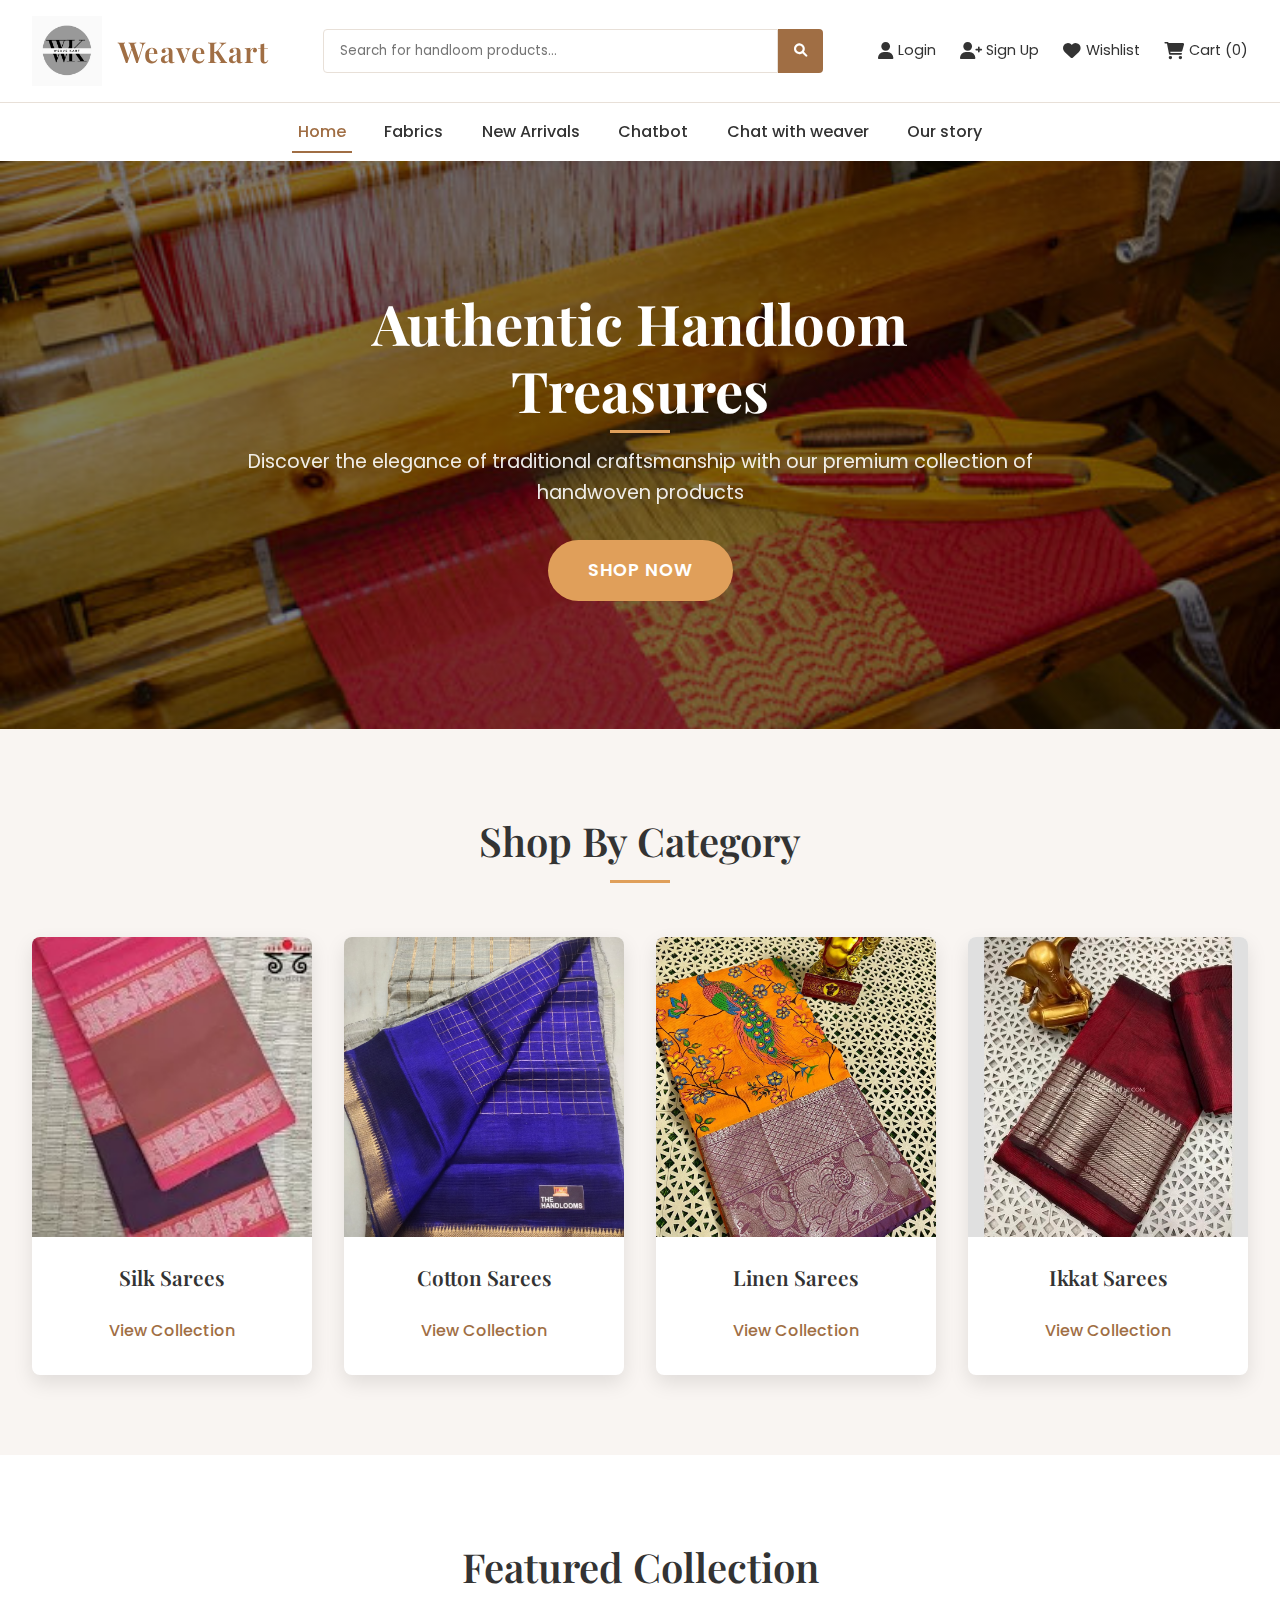
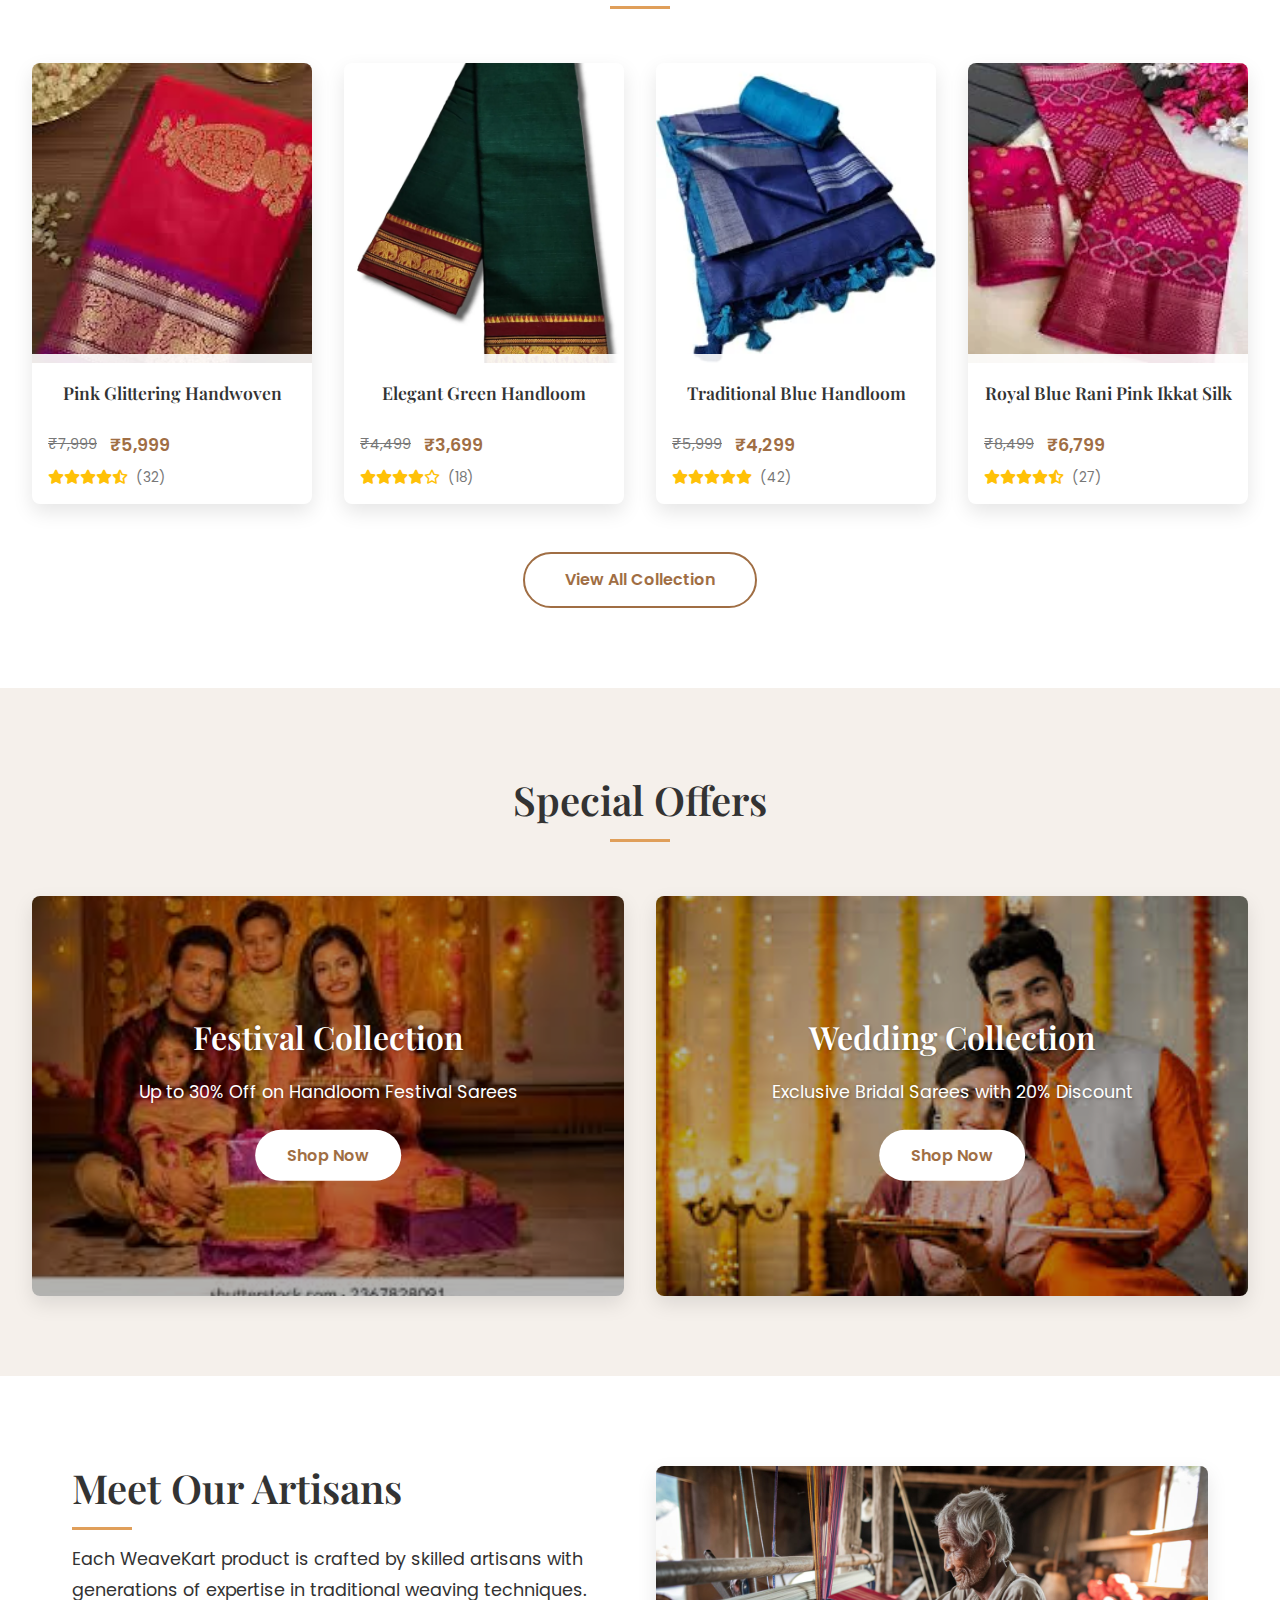
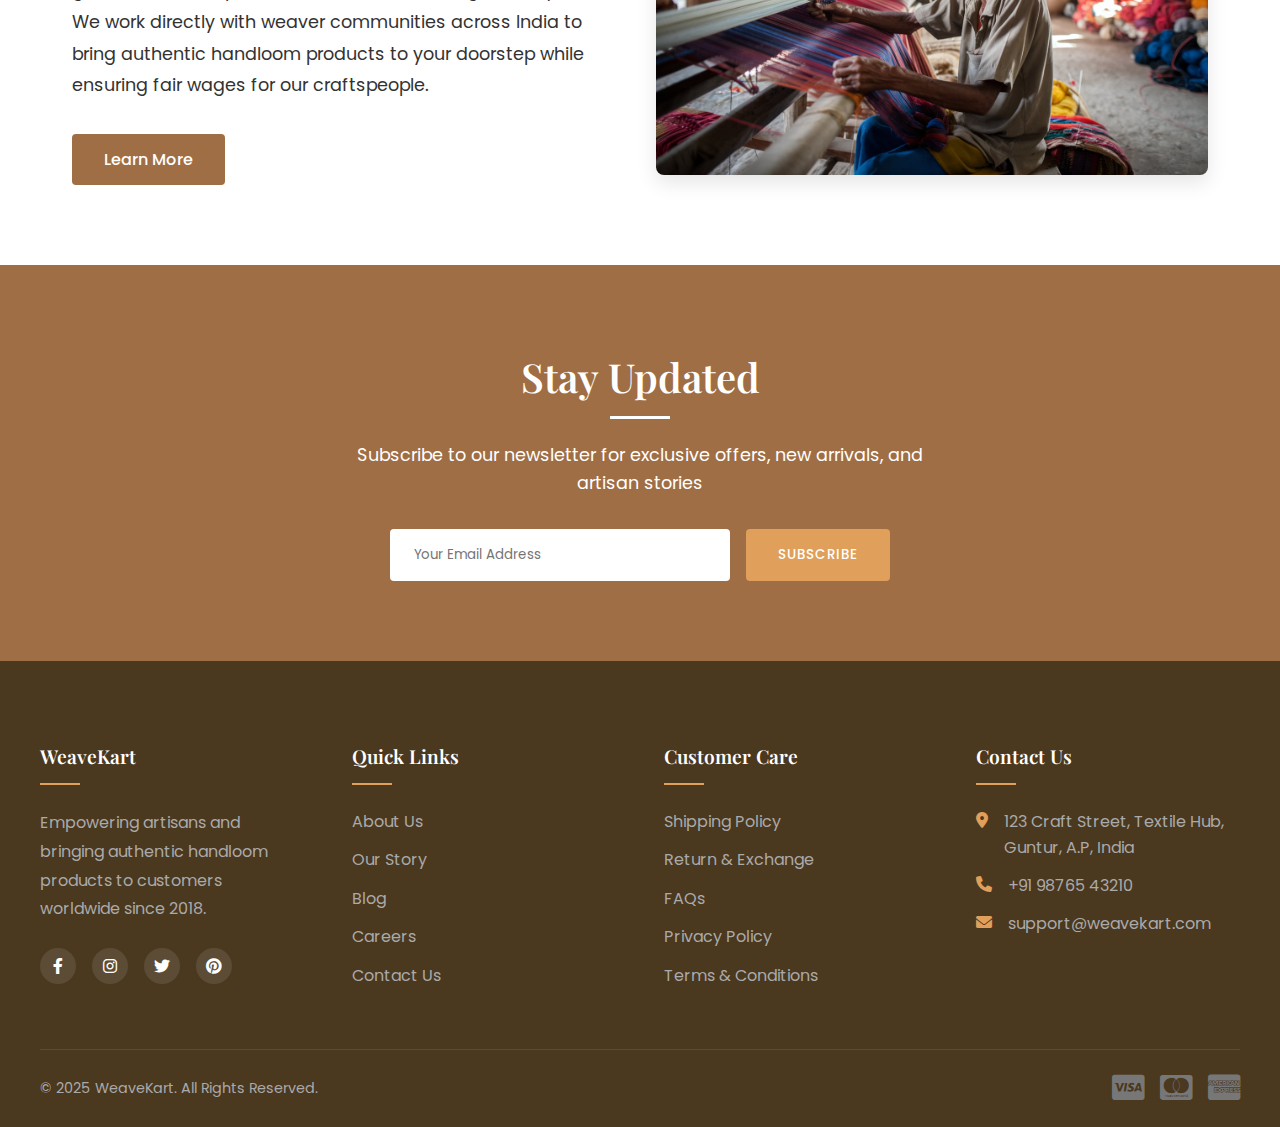
<file: index.html>
<!DOCTYPE html>
<html lang="en">
<head>
    <meta charset="UTF-8">
    <meta name="viewport" content="width=device-width, initial-scale=1.0">
    <link rel="stylesheet" href="assets/css/style.css">
    <title>WeaveKart - Handloom Products</title>
    <link rel="stylesheet" href="https://cdnjs.cloudflare.com/ajax/libs/font-awesome/6.0.0-beta3/css/all.min.css">
</head>
<body>
    <header>
        <div class="header-top">
            <div class="logo">
                <img src="assets/images/weavekart_logo.jpg" alt="WeaveKart Logo">
                <h1>WeaveKart</h1>
            </div>
            <div class="search-bar">
                <input type="text" placeholder="Search for handloom products...">
                <button><i class="fas fa-search"></i></button>
            </div>
            <div class="user-actions">
                <a href="login.html"><i class="fas fa-user"></i> Login</a>
                <a href="signup.html"><i class="fas fa-user-plus"></i> Sign Up</a>
                <a href="login.html"><i class="fas fa-heart"></i> Wishlist</a>
                <a href="login.html"><i class="fas fa-shopping-cart"></i> Cart (0)</a>
            </div>
        </div>
        <nav>
            <ul>
                <li><a href="index.html" class="active">Home</a></li>
                <li><a href="fabrics.html">Fabrics</a></li>
                <li><a href="new-arrivals.html">New Arrivals</a></li>
                <li><a href="chatbot.html">Chatbot</a></li>
                <li><a href="chat_with_weaver.html">Chat with weaver</a></li>
                <li><a href="ourstory.html">Our story</a></li>
            </ul>
        </nav>
    </header>

    <section class="hero">
        <div class="hero-content">
            <h2>Authentic Handloom Treasures</h2>
            <p>Discover the elegance of traditional craftsmanship with our premium collection of handwoven products</p>
            <a href="#featured" class="cta-button">Shop Now</a>
        </div>
    </section>

    <section class="categories">
        <h2>Shop By Category</h2>
        <div class="category-container">
            <div class="category">
                <img src="assets/images/silk-sarees.jpg" alt="Silk Sarees">
                <h3>Silk Sarees</h3>
                <a href="silk-sarees.html" class="category-link">View Collection</a>
            </div>
            <div class="category">
                <img src="assets/images/cotton-sarees.jpg" alt="Cotton Sarees">
                <h3>Cotton Sarees</h3>
                <a href="cotton-sarees.html" class="category-link">View Collection</a>
            </div>
            <div class="category">
                <img src="assets/images/linen-sarees.jpg" alt="Linen Sarees">
                <h3>Linen Sarees</h3>
                <a href="linen-sarees.html" class="category-link">View Collection</a>
            </div>
            <div class="category">
                <img src="assets/images/ikkat-sarees.jpg" alt="Ikkat Sarees">
                <h3>Ikkat Sarees</h3>
                <a href="ikkat-sarees.html" class="category-link">View Collection</a>
            </div>
        </div>
    </section>

    <section id="featured" class="featured-products">
        <h2>Featured Collection</h2>
        <div class="product-grid">
            <div class="product">
                <div class="product-image">
                    <img src="assets/images/pink-silk-saree.jpg" alt="Pink Silk Saree">
                    <div class="overlay">
                        <a href="login.html" class="quick-view">Quick View</a>
                        <a href="login.html" class="add-to-cart">Add to Cart</a>
                    </div>
                </div>
                <h3>Pink Glittering Handwoven Resham Silk Saree</h3>
                <div class="product-price">
                    <span class="original-price">₹7,999</span>
                    <span class="sale-price">₹5,999</span>
                </div>
                <div class="rating">
                    <i class="fas fa-star"></i>
                    <i class="fas fa-star"></i>
                    <i class="fas fa-star"></i>
                    <i class="fas fa-star"></i>
                    <i class="fas fa-star-half-alt"></i>
                    <span>(32)</span>
                </div>
            </div>
            <div class="product">
                <div class="product-image">
                    <img src="assets/images/green-cotton-saree.jpg" alt="Green Cotton Saree">
                    <div class="overlay">
                        <a href="login.html" class="quick-view">Quick View</a>
                        <a href="login.html" class="add-to-cart">Add to Cart</a>
                    </div>
                </div>
                <h3>Elegant Green Handloom Cotton Saree</h3>
                <div class="product-price">
                    <span class="original-price">₹4,499</span>
                    <span class="sale-price">₹3,699</span>
                </div>
                <div class="rating">
                    <i class="fas fa-star"></i>
                    <i class="fas fa-star"></i>
                    <i class="fas fa-star"></i>
                    <i class="fas fa-star"></i>
                    <i class="far fa-star"></i>
                    <span>(18)</span>
                </div>
            </div>
            <div class="product">
                <div class="product-image">
                    <img src="assets/images/blue-linen-saree.jpg" alt="Blue Linen Saree">
                    <div class="overlay">
                        <a href="login.html" class="quick-view">Quick View</a>
                        <a href="login.html" class="add-to-cart">Add to Cart</a>
                    </div>
                </div>
                <h3>Traditional Blue Handloom Linen Saree</h3>
                <div class="product-price">
                    <span class="original-price">₹5,999</span>
                    <span class="sale-price">₹4,299</span>
                </div>
                <div class="rating">
                    <i class="fas fa-star"></i>
                    <i class="fas fa-star"></i>
                    <i class="fas fa-star"></i>
                    <i class="fas fa-star"></i>
                    <i class="fas fa-star"></i>
                    <span>(42)</span>
                </div>
            </div>
            <div class="product">
                <div class="product-image">
                    <img src="assets/images/ikkat-sarees(1).jpg" alt="Ikkat Saree">
                    <div class="overlay">
                        <a href="login.html" class="quick-view">Quick View</a>
                        <a href="login.html" class="add-to-cart">Add to Cart</a>
                    </div>
                </div>
                <h3>Royal Blue Rani Pink Ikkat Silk Saree</h3>
                <div class="product-price">
                    <span class="original-price">₹8,499</span>
                    <span class="sale-price">₹6,799</span>
                </div>
                <div class="rating">
                    <i class="fas fa-star"></i>
                    <i class="fas fa-star"></i>
                    <i class="fas fa-star"></i>
                    <i class="fas fa-star"></i>
                    <i class="fas fa-star-half-alt"></i>
                    <span>(27)</span>
                </div>
            </div>
        </div>
        <div class="view-more">
            <a href="login.html" class="view-more-btn">View All Collection</a>
        </div>
    </section>

    <section class="special-offers">
        <h2>Special Offers</h2>
        <div class="offers-container">
            <div class="offer">
                <img src="assets/images/festival-collection.jpg" alt="Festival Collection">
                <div class="offer-content">
                    <h3>Festival Collection</h3>
                    <p>Up to 30% Off on Handloom Festival Sarees</p>
                    <a href="login.html" class="offer-btn">Shop Now</a>
                </div>
            </div>
            <div class="offer">
                <img src="assets/images/wedding-collection.jpg" alt="Wedding Collection">
                <div class="offer-content">
                    <h3>Wedding Collection</h3>
                    <p>Exclusive Bridal Sarees with 20% Discount</p>
                    <a href="login.html" class="offer-btn">Shop Now</a>
                </div>
            </div>
        </div>
    </section>

    <section class="artisan-story">
        <div class="artisan-content">
            <h2>Meet Our Artisans</h2>
            <p>Each WeaveKart product is crafted by skilled artisans with generations of expertise in traditional weaving techniques. We work directly with weaver communities across India to bring authentic handloom products to your doorstep while ensuring fair wages for our craftspeople.</p>
            <a href="ourstory.html" class="artisan-btn">Learn More</a>
        </div>
        <div class="artisan-image">
            <img src="assets/images/artisans.jpg" alt="Our Artisans">
        </div>
    </section>

    <!-- <section class="testimonials">
        <h2>What Our Customers Say</h2>
        <div class="testimonial-slider">
            <div class="testimonial">
                <div class="testimonial-image">
                    <img src="assets/images/customer1.jpg" alt="Customer 1">
                </div>
                <div class="testimonial-content">
                    <p>"The quality of WeaveKart sarees is exceptional. I've been a loyal customer for three years, and I'm always amazed by the craftsmanship and attention to detail."</p>
                    <h4>Priya Sharma</h4>
                    <div class="rating">
                        <i class="fas fa-star"></i>
                        <i class="fas fa-star"></i>
                        <i class="fas fa-star"></i>
                        <i class="fas fa-star"></i>
                        <i class="fas fa-star"></i>
                    </div>
                </div>
            </div>
            <div class="testimonial">
                <div class="testimonial-image">
                    <img src="assets/images/customer2.jpg" alt="Customer 2">
                </div>
                <div class="testimonial-content">
                    <p>"I purchased an Ikkat silk saree for my wedding and received countless compliments. The colors were vibrant and the fabric was luxurious. Highly recommended!"</p>
                    <h4>Ananya Patel</h4>
                    <div class="rating">
                        <i class="fas fa-star"></i>
                        <i class="fas fa-star"></i>
                        <i class="fas fa-star"></i>
                        <i class="fas fa-star"></i>
                        <i class="fas fa-star-half-alt"></i>
                    </div>
                </div>
            </div>
        </div>
        <div class="testimonial-dots">
            <span class="dot active"></span>
            <span class="dot"></span>
            <span class="dot"></span>
        </div>
    </section> -->

    <section class="subscribe">
        <div class="subscribe-content">
            <h2>Stay Updated</h2>
            <p>Subscribe to our newsletter for exclusive offers, new arrivals, and artisan stories</p>
            <form class="subscribe-form">
                <input type="email" placeholder="Your Email Address" required>
                <button type="submit">Subscribe</button>
            </form>
        </div>
    </section>

    <footer>
        <div class="footer-container">
            <div class="footer-column">
                <h3>WeaveKart</h3>
                <p>Empowering artisans and bringing authentic handloom products to customers worldwide since 2018.</p>
                <div class="social-icons">
                    <a href="#"><i class="fab fa-facebook-f"></i></a>
                    <a href="#"><i class="fab fa-instagram"></i></a>
                    <a href="#"><i class="fab fa-twitter"></i></a>
                    <a href="#"><i class="fab fa-pinterest"></i></a>
                </div>
            </div>
            <div class="footer-column">
                <h3>Quick Links</h3>
                <ul>
                    <li><a href="about.html">About Us</a></li>
                    <li><a href="our-story.html">Our Story</a></li>
                    <li><a href="blog.html">Blog</a></li>
                    <li><a href="careers.html">Careers</a></li>
                    <li><a href="contact.html">Contact Us</a></li>
                </ul>
            </div>
            <div class="footer-column">
                <h3>Customer Care</h3>
                <ul>
                    <li><a href="shipping.html">Shipping Policy</a></li>
                    <li><a href="returns.html">Return & Exchange</a></li>
                    <li><a href="faq.html">FAQs</a></li>
                    <li><a href="privacy.html">Privacy Policy</a></li>
                    <li><a href="terms.html">Terms & Conditions</a></li>
                </ul>
            </div>
            <div class="footer-column">
                <h3>Contact Us</h3>
                <ul class="contact-info">
                    <li><i class="fas fa-map-marker-alt"></i> 123 Craft Street, Textile Hub, Guntur, A.P, India</li>
                    <li><i class="fas fa-phone"></i> +91 98765 43210</li>
                    <li><i class="fas fa-envelope"></i> support@weavekart.com</li>
                </ul>
            </div>
        </div>
        <div class="footer-bottom">
            <p>&copy; 2025 WeaveKart. All Rights Reserved.</p>
            <div class="payment-icons">
                <i class="fab fa-cc-visa"></i>
                <i class="fab fa-cc-mastercard"></i>
                <i class="fab fa-cc-amex"></i>
            </div>
        </div>
        </footer>
</file>
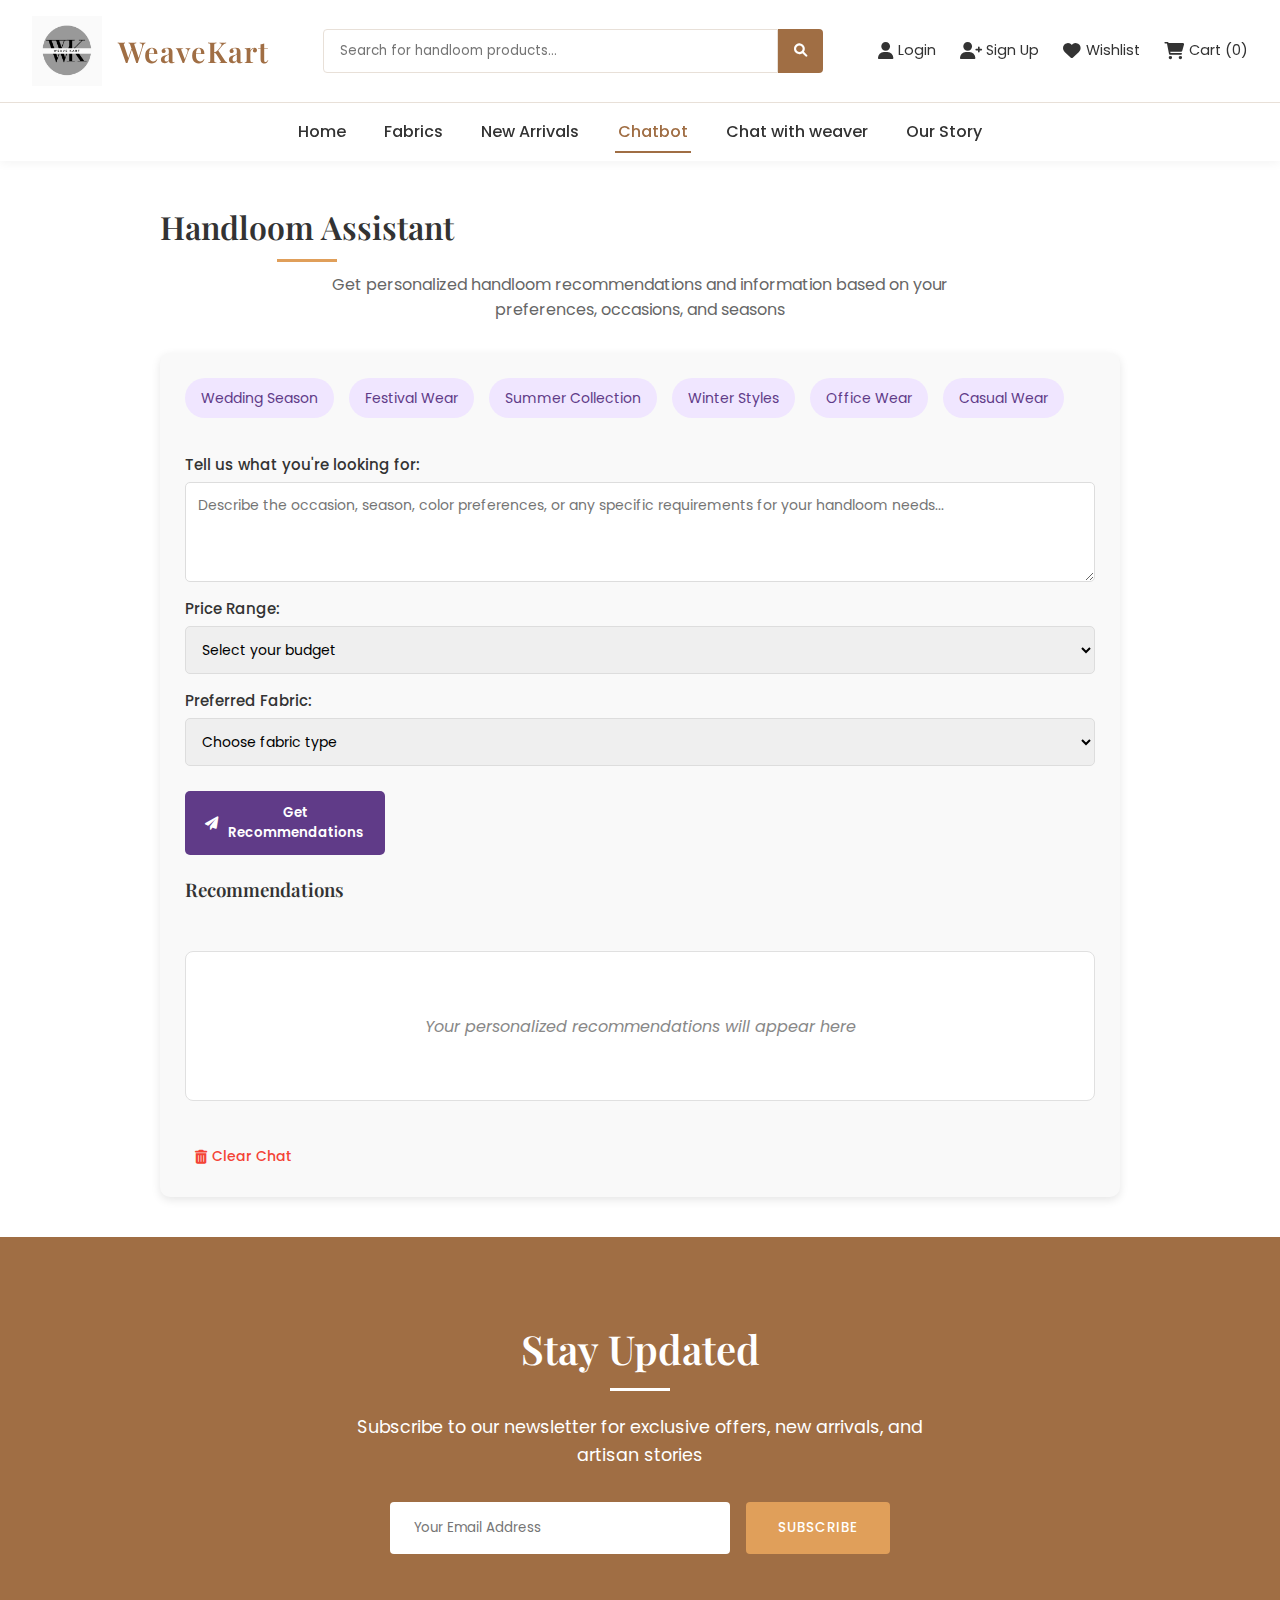
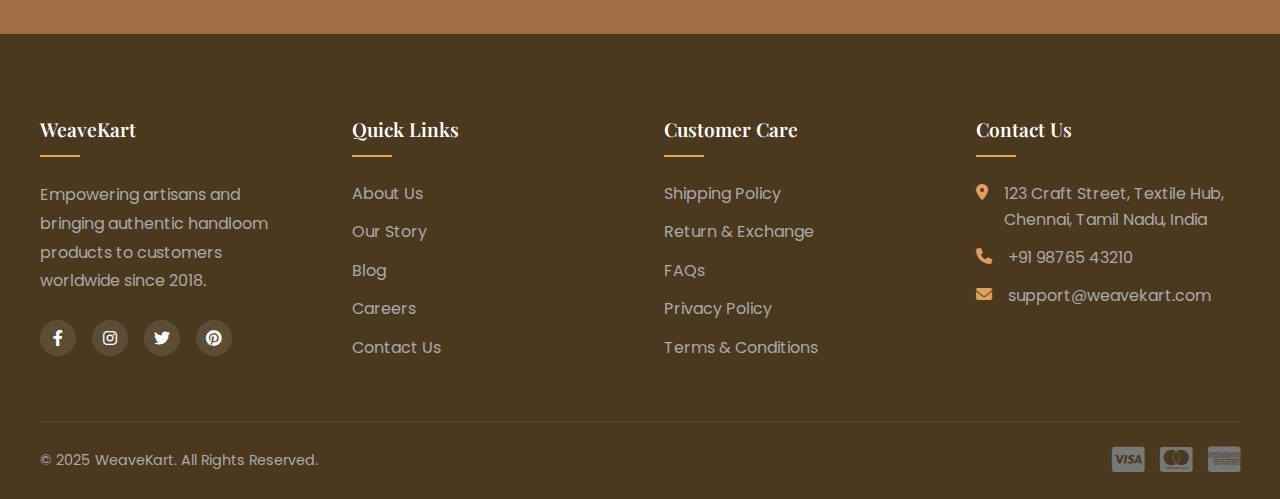
<file: chatbot.html>
<!DOCTYPE html>
<html lang="en">
<head>
    <meta charset="UTF-8">
    <meta name="viewport" content="width=device-width, initial-scale=1.0">
    <link rel="stylesheet" href="assets/css/style.css">
    <title>WeaveKart - Handloom Assistant</title>
    <link rel="stylesheet" href="https://cdnjs.cloudflare.com/ajax/libs/font-awesome/6.0.0-beta3/css/all.min.css">
    <style>
        .chatbot-container {
            max-width: 1000px;
            margin: 40px auto;
            padding: 0 20px;
        }
        
        .page-title {
            font-size: 32px;
            color: #333;
            text-align: center;
            margin-bottom: 20px;
        }

        .page-subtitle {
            font-size: 16px;
            color: #666;
            text-align: center;
            margin-bottom: 30px;
            max-width: 700px;
            margin-left: auto;
            margin-right: auto;
        }
        
        .chatbot-interface {
            display: flex;
            flex-direction: column;
            gap: 20px;
            background-color: #f9f9f9;
            border-radius: 10px;
            padding: 25px;
            box-shadow: 0 3px 10px rgba(0, 0, 0, 0.1);
        }
        
        .input-section {
            display: flex;
            flex-direction: column;
            gap: 15px;
        }
        
        .input-group {
            display: flex;
            flex-direction: column;
            gap: 5px;
        }
        
        .input-group label {
            font-weight: 500;
            color: #333;
            font-size: 15px;
        }
        
        .input-group textarea, 
        .input-group select {
            padding: 12px;
            border: 1px solid #ddd;
            border-radius: 5px;
            font-family: inherit;
            font-size: 14px;
            resize: vertical;
            min-height: 100px;
        }
        
        .input-group select {
            min-height: auto;
            cursor: pointer;
        }
        
        .submit-button {
            background-color: #603b88;
            color: white;
            border: none;
            padding: 12px 20px;
            border-radius: 5px;
            font-weight: 600;
            cursor: pointer;
            transition: all 0.3s ease;
            display: flex;
            align-items: center;
            justify-content: center;
            gap: 8px;
            width: 100%;
            max-width: 200px;
            margin-top: 10px;
        }
        
        .submit-button:hover {
            background-color: #4e2e70;
            transform: translateY(-2px);
        }
        
        .result-box {
            background-color: white;
            border: 1px solid #e0e0e0;
            border-radius: 8px;
            padding: 20px;
            margin-top: 10px;
            min-height: 150px;
            max-height: 350px;
            overflow-y: auto;
        }
        
        .result-box.empty {
            display: flex;
            align-items: center;
            justify-content: center;
            color: #888;
            font-style: italic;
        }
        
        .options-row {
            display: flex;
            flex-wrap: wrap;
            gap: 15px;
            margin-bottom: 15px;
        }
        
        .option-chip {
            background-color: #f0e6ff;
            color: #603b88;
            padding: 8px 15px;
            border-radius: 20px;
            font-size: 14px;
            cursor: pointer;
            transition: all 0.2s ease;
            border: 1px solid transparent;
        }
        
        .option-chip:hover, .option-chip.active {
            background-color: #603b88;
            color: white;
            border-color: #603b88;
        }
        
        .chat-message {
            display: flex;
            margin-bottom: 15px;
        }
        
        .chat-avatar {
            width: 40px;
            height: 40px;
            border-radius: 50%;
            margin-right: 15px;
            flex-shrink: 0;
        }
        
        .message-content {
            background-color: #f0f0f0;
            padding: 12px 15px;
            border-radius: 10px;
            max-width: 80%;
            line-height: 1.5;
        }
        
        .message-bot .message-content {
            background-color: #f0e6ff;
        }
        
        .message-user {
            flex-direction: row-reverse;
        }
        
        .message-user .chat-avatar {
            margin-right: 0;
            margin-left: 15px;
        }
        
        .message-user .message-content {
            background-color: #e0f7fa;
        }
        
        .chat-controls {
            display: flex;
            justify-content: space-between;
            align-items: center;
            margin-top: 20px;
        }
        
        .typing-indicator {
            color: #888;
            font-style: italic;
            font-size: 14px;
        }
        
        .clear-chat {
            color: #f44336;
            cursor: pointer;
            font-size: 14px;
            background: none;
            border: none;
            display: flex;
            align-items: center;
            gap: 5px;
            padding: 5px 10px;
            transition: all 0.2s ease;
            border-radius: 5px;
        }
        
        .clear-chat:hover {
            background-color: #ffebee;
        }
        
        @media (max-width: 768px) {
            .chatbot-interface {
                padding: 15px;
            }
            
            .options-row {
                margin-top: 10px;
            }
            
            .message-content {
                max-width: 90%;
            }
        }
    </style>
</head>
<body>
    <header>
        <div class="header-top">
            <div class="logo">
                <img src="assets/images/weavekart_logo.jpg" alt="WeaveKart Logo">
                <h1>WeaveKart</h1>
            </div>
            <div class="search-bar">
                <input type="text" placeholder="Search for handloom products...">
                <button><i class="fas fa-search"></i></button>
            </div>
            <div class="user-actions">
                <a href="login.html"><i class="fas fa-user"></i> Login</a>
                <a href="signup.html"><i class="fas fa-user-plus"></i> Sign Up</a>
                <a href="login.html"><i class="fas fa-heart"></i> Wishlist</a>
                <a href="login.html"><i class="fas fa-shopping-cart"></i> Cart (0)</a>
            </div>
        </div>
        <nav>
            <ul>
                <li><a href="index.html">Home</a></li>
                <li><a href="fabrics.html">Fabrics</a></li>
                <li><a href="new-arrivals.html">New Arrivals</a></li>
                <li><a href="chatbot.html" class="active">Chatbot</a></li>
                <li><a href="chat_with_weaver.html">Chat with weaver</a></li>
                <li><a href="ourstory.html">Our Story</a></li>
            </ul>
        </nav>
    </header>

    <div class="chatbot-container">
        <h2 class="page-title">Handloom Assistant</h2>
        <p class="page-subtitle">Get personalized handloom recommendations and information based on your preferences, occasions, and seasons</p>
        
        <div class="chatbot-interface">
            <div class="options-row">
                <div class="option-chip">Wedding Season</div>
                <div class="option-chip">Festival Wear</div>
                <div class="option-chip">Summer Collection</div>
                <div class="option-chip">Winter Styles</div>
                <div class="option-chip">Office Wear</div>
                <div class="option-chip">Casual Wear</div>
            </div>
            
            <div class="input-section">
                <div class="input-group">
                    <label for="query-input">Tell us what you're looking for:</label>
                    <textarea id="query-input" placeholder="Describe the occasion, season, color preferences, or any specific requirements for your handloom needs..."></textarea>
                </div>
                
                <div class="input-group">
                    <label for="price-range">Price Range:</label>
                    <select id="price-range">
                        <option value="">Select your budget</option>
                        <option value="budget">Budget (Under ₹3,000)</option>
                        <option value="mid-range">Mid-range (₹3,000 - ₹8,000)</option>
                        <option value="premium">Premium (₹8,000 - ₹15,000)</option>
                        <option value="luxury">Luxury (Above ₹15,000)</option>
                    </select>
                </div>
                
                <div class="input-group">
                    <label for="fabric-preference">Preferred Fabric:</label>
                    <select id="fabric-preference">
                        <option value="">Choose fabric type</option>
                        <option value="silk">Silk</option>
                        <option value="cotton">Cotton</option>
                        <option value="linen">Linen</option>
                        <option value="ikkat">Ikkat</option>
                        <option value="banarasi">Banarasi</option>
                        <option value="kanjeevaram">Kanjeevaram</option>
                        <option value="any">No Preference</option>
                    </select>
                </div>
                
                <button id="submit-query" class="submit-button">
                    <i class="fas fa-paper-plane"></i> Get Recommendations
                </button>
            </div>
            
            <h3>Recommendations</h3>
            <div id="result-container" class="result-box empty">
                Your personalized recommendations will appear here
            </div>
            
            <div class="chat-controls">
                <span class="typing-indicator" style="display: none;">Handloom Assistant is thinking...</span>
                <button class="clear-chat">
                    <i class="fas fa-trash-alt"></i> Clear Chat
                </button>
            </div>
        </div>
    </div>

    <section class="subscribe">
        <div class="subscribe-content">
            <h2>Stay Updated</h2>
            <p>Subscribe to our newsletter for exclusive offers, new arrivals, and artisan stories</p>
            <form class="subscribe-form">
                <input type="email" placeholder="Your Email Address" required>
                <button type="submit">Subscribe</button>
            </form>
        </div>
    </section>

    <footer>
        <div class="footer-container">
            <div class="footer-column">
                <h3>WeaveKart</h3>
                <p>Empowering artisans and bringing authentic handloom products to customers worldwide since 2018.</p>
                <div class="social-icons">
                    <a href="#"><i class="fab fa-facebook-f"></i></a>
                    <a href="#"><i class="fab fa-instagram"></i></a>
                    <a href="#"><i class="fab fa-twitter"></i></a>
                    <a href="#"><i class="fab fa-pinterest"></i></a>
                </div>
            </div>
            <div class="footer-column">
                <h3>Quick Links</h3>
                <ul>
                    <li><a href="about.html">About Us</a></li>
                    <li><a href="our-story.html">Our Story</a></li>
                    <li><a href="blog.html">Blog</a></li>
                    <li><a href="careers.html">Careers</a></li>
                    <li><a href="contact.html">Contact Us</a></li>
                </ul>
            </div>
            <div class="footer-column">
                <h3>Customer Care</h3>
                <ul>
                    <li><a href="shipping.html">Shipping Policy</a></li>
                    <li><a href="returns.html">Return & Exchange</a></li>
                    <li><a href="faq.html">FAQs</a></li>
                    <li><a href="privacy.html">Privacy Policy</a></li>
                    <li><a href="terms.html">Terms & Conditions</a></li>
                </ul>
            </div>
            <div class="footer-column">
                <h3>Contact Us</h3>
                <ul class="contact-info">
                    <li><i class="fas fa-map-marker-alt"></i> 123 Craft Street, Textile Hub, Chennai, Tamil Nadu, India</li>
                    <li><i class="fas fa-phone"></i> +91 98765 43210</li>
                    <li><i class="fas fa-envelope"></i> support@weavekart.com</li>
                </ul>
            </div>
        </div>
        <div class="footer-bottom">
            <p>&copy; 2025 WeaveKart. All Rights Reserved.</p>
            <div class="payment-icons">
                <i class="fab fa-cc-visa"></i>
                <i class="fab fa-cc-mastercard"></i>
                <i class="fab fa-cc-amex"></i>
            </div>
        </div>
    </footer>

    <script>
        document.addEventListener('DOMContentLoaded', function() {
            const optionChips = document.querySelectorAll('.option-chip');
            const queryInput = document.getElementById('query-input');
            const submitButton = document.getElementById('submit-query');
            const resultContainer = document.getElementById('result-container');
            const clearChatButton = document.querySelector('.clear-chat');
            const typingIndicator = document.querySelector('.typing-indicator');
            
            // Quick option chips functionality
            optionChips.forEach(chip => {
                chip.addEventListener('click', function() {
                    this.classList.toggle('active');
                    updateQueryInputFromChips();
                });
            });
            
            function updateQueryInputFromChips() {
                const activeChips = document.querySelectorAll('.option-chip.active');
                let chipTexts = Array.from(activeChips).map(chip => chip.textContent);
                
                if (chipTexts.length > 0) {
                    let currentText = queryInput.value.trim();
                    if (currentText) {
                        // Append to existing text if there's any
                        queryInput.value = currentText + "\n\nInterested in: " + chipTexts.join(', ');
                    } else {
                        // Set new text if empty
                        queryInput.value = "I'm looking for recommendations for " + chipTexts.join(', ');
                    }
                }
            }
            
            // Submit button functionality
            submitButton.addEventListener('click', function() {
                const queryText = queryInput.value.trim();
                const priceRange = document.getElementById('price-range').value;
                const fabricPreference = document.getElementById('fabric-preference').value;
                
                if (!queryText) {
                    alert('Please describe what you are looking for');
                    return;
                }
                
                // Show typing indicator
                typingIndicator.style.display = 'block';
                resultContainer.classList.remove('empty');
                
                // Simulate response delay
                setTimeout(() => {
                    generateResponse(queryText, priceRange, fabricPreference);
                    typingIndicator.style.display = 'none';
                }, 1500);
            });
            
            function generateResponse(query, priceRange, fabric) {
                // Clear "empty" message
                if (resultContainer.classList.contains('empty')) {
                    resultContainer.innerHTML = '';
                    resultContainer.classList.remove('empty');
                }
                
                // Add user message
                const userMessage = document.createElement('div');
                userMessage.className = 'chat-message message-user';
                userMessage.innerHTML = `
                    <div class="chat-avatar">
                        <img src="assets/images/user-avatar.jpg" alt="You">
                    </div>
                    <div class="message-content">
                        ${query}
                        ${priceRange ? '<br><strong>Price Range:</strong> ' + document.getElementById('price-range').options[document.getElementById('price-range').selectedIndex].text : ''}
                        ${fabric ? '<br><strong>Preferred Fabric:</strong> ' + document.getElementById('fabric-preference').options[document.getElementById('fabric-preference').selectedIndex].text : ''}
                    </div>
                `;
                resultContainer.appendChild(userMessage);
                
                // Add chatbot response
                const botMessage = document.createElement('div');
                botMessage.className = 'chat-message message-bot';
                
                // Generate custom response based on inputs
                let responseText = generateCustomResponse(query, priceRange, fabric);
                
                botMessage.innerHTML = `
                    <div class="chat-avatar">
                        <img src="assets/images/assistant-avatar.jpg" alt="Handloom Assistant">
                    </div>
                    <div class="message-content">
                        ${responseText}
                    </div>
                `;
                resultContainer.appendChild(botMessage);
                
                // Scroll to the bottom of results
                resultContainer.scrollTop = resultContainer.scrollHeight;
            }
            
            function generateCustomResponse(query, priceRange, fabric) {
                // This is a simplified response generation
                // In a real application, this would connect to a backend service
                
                let response = '';
                
                // Check for occasion-based keywords
                if (query.toLowerCase().includes('wedding') || query.toLowerCase().includes('bridal')) {
                    response = `<strong>Based on your wedding needs, I recommend:</strong><br><br>
                    1. <strong>Kanjeevaram Silk Saree</strong> - Our bridal collection features exquisite gold zari work perfect for wedding ceremonies.<br><br>
                    2. <strong>Banarasi Silk</strong> - Timeless elegance with intricate patterns that are ideal for special occasions.<br><br>
                    3. <strong>Traditional Red Resham Silk Saree</strong> - A classic bridal choice with modern aesthetics.`;
                }
                else if (query.toLowerCase().includes('festival') || query.toLowerCase().includes('diwali') || query.toLowerCase().includes('puja')) {
                    response = `<strong>For festival celebrations, these handloom options would be perfect:</strong><br><br>
                    1. <strong>Ikkat Cotton-Silk Blend</strong> - Comfortable yet festive with traditional patterns.<br><br>
                    2. <strong>Chanderi Silk Saree</strong> - Light weight with a subtle sheen, perfect for festival gatherings.<br><br>
                    3. <strong>Block Print Cotton Sarees</strong> - Vibrant colors that celebrate the festive spirit while ensuring comfort.`;
                }
                else if (query.toLowerCase().includes('summer') || query.toLowerCase().includes('hot')) {
                    response = `<strong>For the summer season, I suggest these breathable options:</strong><br><br>
                    1. <strong>Linen Sarees</strong> - Exceptionally breathable and perfect for hot weather.<br><br>
                    2. <strong>Cotton Handloom with Natural Dyes</strong> - Skin-friendly and keeps you cool throughout the day.<br><br>
                    3. <strong>Lightweight Mangalgiri Cotton</strong> - Known for its durability and comfort in summer months.`;
                }
                else if (query.toLowerCase().includes('winter') || query.toLowerCase().includes('cold')) {
                    response = `<strong>For winter wear, consider these warmer handloom options:</strong><br><br>
                    1. <strong>Wool-Silk Blend Sarees</strong> - Provides warmth while maintaining elegance.<br><br>
                    2. <strong>Tussar Silk with Embroidery</strong> - Slightly heavier texture perfect for winter occasions.<br><br>
                    3. <strong>Bhagalpuri Silk</strong> - Rich texture that's ideal for cooler weather conditions.`;
                }
                else if (query.toLowerCase().includes('office') || query.toLowerCase().includes('work') || query.toLowerCase().includes('professional')) {
                    response = `<strong>For office and professional settings, these handloom options are suitable:</strong><br><br>
                    1. <strong>Cotton-Linen Blend Sarees</strong> - Professional look with comfort for all-day wear.<br><br>
                    2. <strong>Subtle Pochampally Ikkat</strong> - Geometric patterns that look sophisticated for work environments.<br><br>
                    3. <strong>Maheshwari Cotton-Silk</strong> - Elegant without being overstated, perfect for corporate settings.`;
                }
                else {
                    response = `<strong>Based on your preferences, here are some recommendations:</strong><br><br>
                    1. <strong>Handwoven Cotton-Silk Blend</strong> - Versatile for various occasions with a perfect balance of comfort and elegance.<br><br>
                    2. <strong>Traditional Handloom with Contemporary Designs</strong> - Fusion styles that work for multiple settings.<br><br>
                    3. <strong>Lightweight Pochampally</strong> - Beautiful patterns that can be dressed up or down as needed.`;
                }
                
                // Add price-specific recommendations
                if (priceRange === 'budget') {
                    response += `<br><br><strong>Budget-Friendly Options:</strong><br>
                    • Check out our cotton handloom collection starting at ₹1,499<br>
                    • Special discount on last season's designs`;
                } else if (priceRange === 'luxury') {
                    response += `<br><br><strong>Luxury Collection:</strong><br>
                    • Our heritage collection features rare weaving techniques<br>
                    • Exclusive designer collaborations available by appointment`;
                }
                
                // Add fabric-specific note
                if (fabric && fabric !== 'any') {
                    response += `<br><br><strong>About ${fabric.charAt(0).toUpperCase() + fabric.slice(1)} Fabrics:</strong><br>
                    We source our ${fabric} directly from master weavers who specialize in traditional techniques. Each piece undergoes strict quality checks before reaching our store.`;
                }
                
                // Add closing and call to action
                response += `<br><br>Would you like to see specific products matching these recommendations? I can direct you to our collections page.`;
                
                return response;
            }
            
            // Clear chat functionality
            clearChatButton.addEventListener('click', function() {
                resultContainer.innerHTML = 'Your personalized recommendations will appear here';
                resultContainer.classList.add('empty');
                queryInput.value = '';
                document.getElementById('price-range').selectedIndex = 0;
                document.getElementById('fabric-preference').selectedIndex = 0;
                
                // Reset all active chips
                optionChips.forEach(chip => {
                    chip.classList.remove('active');
                });
            });
        });
    </script>
</body>
</html>
</file>
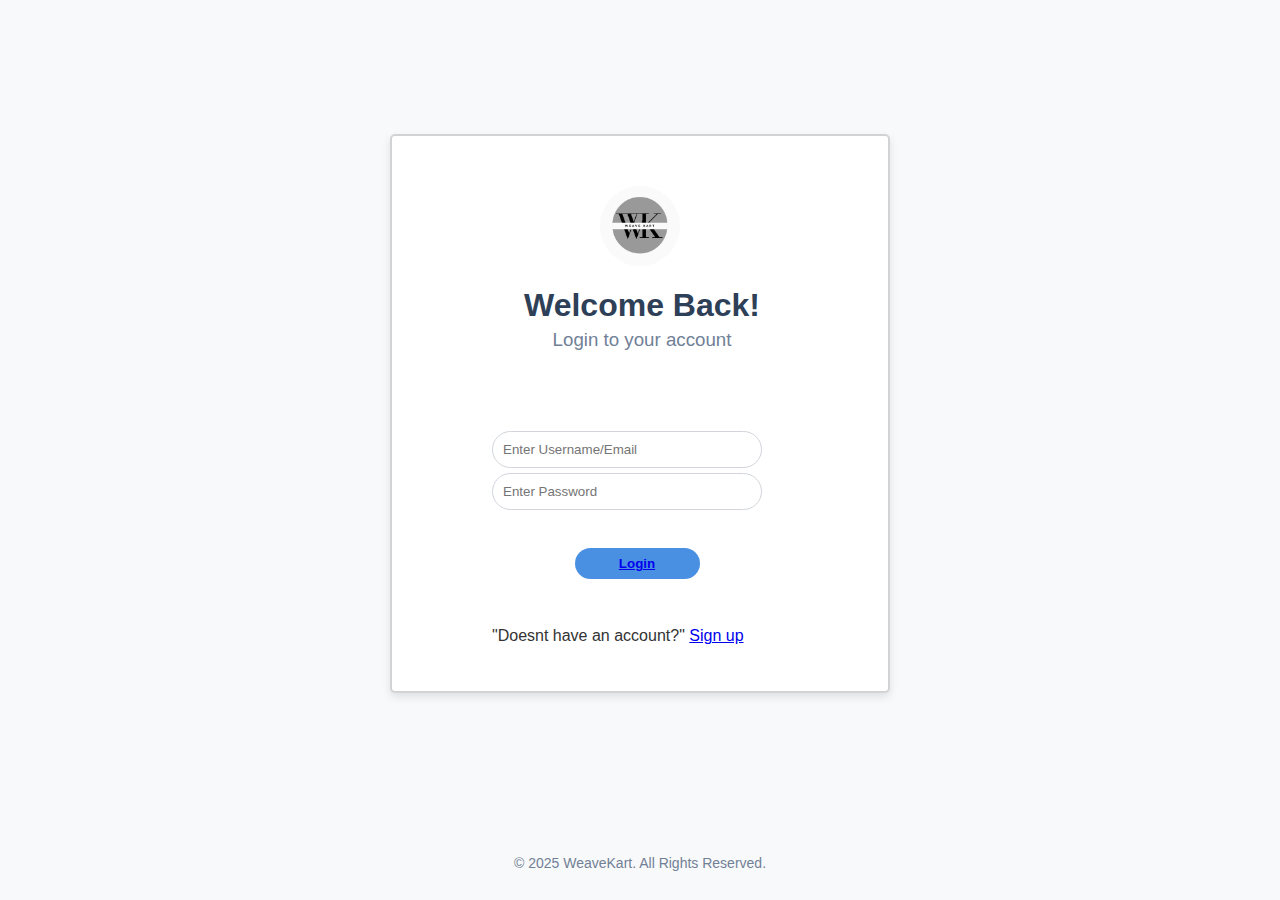
<file: login.html>
<!DOCTYPE html>
<html lang="en">
<head>
    <meta charset="UTF-8">
    <meta name="viewport" content="width=device-width, initial-scale=1.0">
    <link rel="stylesheet" href="assets\css\login.css">
    <title>Login</title>
</head>
<body>
    <div class="box">
        <div class="logo">
            <img src="assets\images\weavekart_logo.jpg" alt="logo" class="img-logo">
        </div>
        <div class="content">
    <h1>Welcome Back!</h1>
    <h3>Login to your account</h3>
        </div>
        <div class="form">
            <input type="text" placeholder="Enter Username/Email" class="input">
            <input type="password" placeholder="Enter Password" class="input" ><br>
            <div class="btn">
            <button ><a href="after_login/index.html">Login</a>
                
            </button>
        </div>
        <div class="signup">
            <p>"Doesnt have an account?"
                <a href="signup.html">Sign up</a>
            </p>

        </div>
        </div>
    </div>
    <div class="footer">
        <p>&copy; 2025 WeaveKart. All Rights Reserved.</p>
    </div>
</body>
</html>
</file>
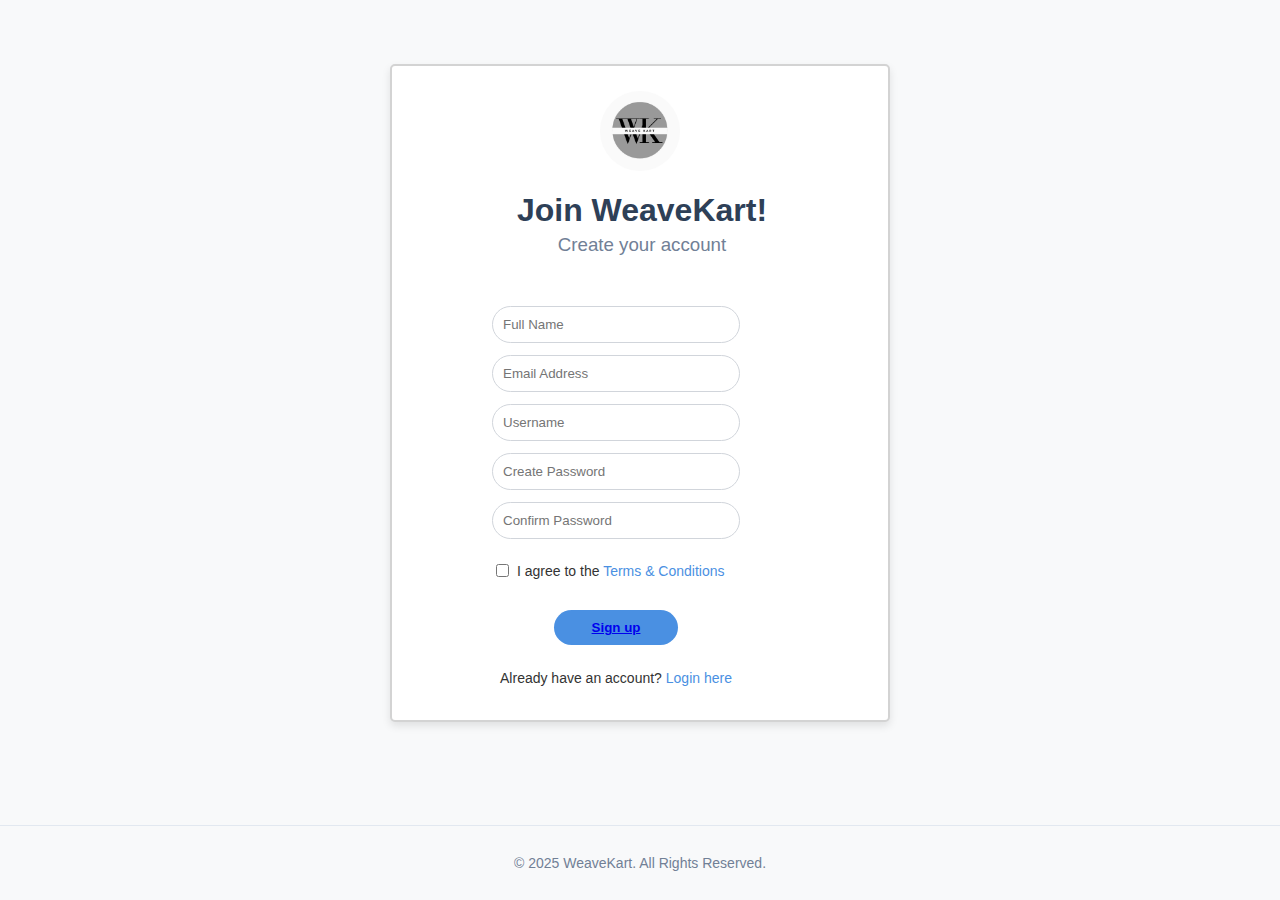
<file: signup.html>
<!DOCTYPE html>
<html lang="en">
<head>
    <meta charset="UTF-8">
    <meta name="viewport" content="width=device-width, initial-scale=1.0">
    <link rel="stylesheet" href="assets\css\signup.css">
    <title>Sign Up</title>
</head>
<body>
    <div class="box">
        <div class="logo">
            <img src="assets\images\weavekart_logo.jpg" alt="logo" class="img-logo">
        </div>
        <div class="content">
            <h1>Join WeaveKart!</h1>
            <h3>Create your account</h3>
        </div>
        <div class="form">
            <input type="text" placeholder="Full Name" class="input">
            <input type="email" placeholder="Email Address" class="input">
            <input type="text" placeholder="Username" class="input">
            <input type="password" placeholder="Create Password" class="input">
            <input type="password" placeholder="Confirm Password" class="input"><br>
            <div class="terms">
                <input type="checkbox" id="agree">
                <label for="agree">I agree to the <a href="#">Terms & Conditions</a></label>
            </div>
            <div class="btn">
                <button>
                    <a href="login.html">Sign up</a>
                </button>
            </div>
            <div class="login-link">
                <p>Already have an account? <a href="login.html">Login here</a></p>
            </div>
        </div>
    </div>
    <div class="footer">
        <p>&copy; 2025 WeaveKart. All Rights Reserved.</p>
    </div>
</body>
</html>
</file>
<file: assets/css/style.css>
/* Global Styles */
@import url('https://fonts.googleapis.com/css2?family=Poppins:wght@300;400;500;600;700&family=Playfair+Display:wght@400;500;600;700&display=swap');

:root {
    --primary-color: #a06e44;
    --primary-dark: #8c5d37;
    --primary-light: #d4b59f;
    --secondary-color: #4a381f;
    --accent-color: #e09f5a;
    --text-color: #333333;
    --light-text: #777777;
    --white: #ffffff;
    --off-white: #f9f5f2;
    --light-bg: #f5f0eb;
    --border-color: #e8e0d8;
    --success-color: #4caf50;
    --error-color: #f44336;
    --box-shadow: 0 8px 20px rgba(0, 0, 0, 0.1);
    --transition: all 0.3s ease;
}

* {
    margin: 0;
    padding: 0;
    box-sizing: border-box;
}

body {
    font-family: 'Poppins', sans-serif;
    line-height: 1.6;
    color: var(--text-color);
    background-color: var(--white);
    overflow-x: hidden;
}

h1, h2, h3, h4, h5, h6 {
    font-family: 'Playfair Display', serif;
    font-weight: 600;
    margin-bottom: 1rem;
}

h2 {
    font-size: 2.5rem;
    position: relative;
    display: inline-block;
    margin-bottom: 2rem;
}

h2:after {
    content: "";
    position: absolute;
    width: 60px;
    height: 3px;
    background-color: var(--accent-color);
    bottom: -10px;
    left: 50%;
    transform: translateX(-50%);
}

a {
    text-decoration: none;
    color: var(--primary-color);
    transition: var(--transition);
}

a:hover {
    color: var(--primary-dark);
}

img {
    max-width: 100%;
    height: auto;
    display: block;
}

section {
    padding: 5rem 0;
    text-align: center;
}

.container {
    max-width: 1200px;
    margin: 0 auto;
    padding: 0 1.5rem;
}

button, .btn {
    cursor: pointer;
    background-color: var(--primary-color);
    color: var(--white);
    border: none;
    padding: 0.8rem 1.5rem;
    font-family: 'Poppins', sans-serif;
    font-weight: 500;
    border-radius: 4px;
    transition: var(--transition);
}

button:hover, .btn:hover {
    background-color: var(--primary-dark);
    transform: translateY(-2px);
}

/* Header Styles */
header {
    background-color: var(--white);
    box-shadow: 0 2px 10px rgba(0, 0, 0, 0.05);
    position: sticky;
    top: 0;
    z-index: 1000;
}

.header-top {
    display: flex;
    justify-content: space-between;
    align-items: center;
    padding: 1rem 2rem;
    border-bottom: 1px solid var(--border-color);
}

.logo {
    display: flex;
    align-items: center;
}

.logo img {
    width: 70px;
    height: 70px;
    margin-right: 1rem;
}

.logo h1 {
    font-size: 1.8rem;
    margin-bottom: 0;
    color: var(--primary-color);
    letter-spacing: 1px;
}

.search-bar {
    display: flex;
    flex: 1;
    max-width: 500px;
    margin: 0 2rem;
}

.search-bar input {
    flex: 1;
    padding: 0.7rem 1rem;
    border: 1px solid var(--border-color);
    border-radius: 4px 0 0 4px;
    font-family: 'Poppins', sans-serif;
}

.search-bar button {
    padding: 0.7rem 1rem;
    background-color: var(--primary-color);
    color: var(--white);
    border: none;
    border-radius: 0 4px 4px 0;
    cursor: pointer;
    transition: var(--transition);
}

.search-bar button:hover {
    background-color: var(--primary-dark);
}

.user-actions {
    display: flex;
    gap: 1.5rem;
}

.user-actions a {
    color: var(--text-color);
    font-size: 0.9rem;
    display: flex;
    align-items: center;
    gap: 0.3rem;
    transition: var(--transition);
}

.user-actions a:hover {
    color: var(--primary-color);
}

.user-actions i {
    font-size: 1.1rem;
}

nav {
    padding: 0 2rem;
}

nav ul {
    display: flex;
    justify-content: center;
    list-style: none;
}

nav ul li {
    position: relative;
}

nav ul li a {
    display: block;
    padding: 1rem 1.2rem;
    color: var(--text-color);
    font-weight: 500;
    transition: var(--transition);
}

nav ul li a:hover, nav ul li a.active {
    color: var(--primary-color);
}

nav ul li a.active:after {
    content: "";
    position: absolute;
    width: 70%;
    height: 2px;
    background-color: var(--primary-color);
    bottom: 0.5rem;
    left: 15%;
}

/* Hero Section */
.hero {
    background-image: linear-gradient(rgba(0, 0, 0, 0.5), rgba(0, 0, 0, 0.5)), url('../images/hero-bg.jpg');
    background-size: cover;
    background-position: center;
    color: var(--white);
    text-align: center;
    padding: 8rem 2rem;
    position: relative;
}

.hero-content {
    max-width: 800px;
    margin: 0 auto;
    animation: fadeInUp 1s ease;
}

.hero-content h2 {
    font-size: 3.5rem;
    margin-bottom: 1.5rem;
    font-weight: 700;
    line-height: 1.2;
}

.hero-content p {
    font-size: 1.2rem;
    margin-bottom: 2rem;
    opacity: 0.9;
}

.cta-button {
    display: inline-block;
    padding: 1rem 2.5rem;
    background-color: var(--accent-color);
    color: var(--white);
    font-size: 1.1rem;
    font-weight: 600;
    border-radius: 50px;
    transition: var(--transition);
    text-transform: uppercase;
    letter-spacing: 1px;
}

.cta-button:hover {
    background-color: var(--white);
    color: var(--accent-color);
    transform: translateY(-3px);
    box-shadow: 0 10px 20px rgba(0, 0, 0, 0.1);
}

/* Categories Section */
.categories {
    background-color: var(--off-white);
    padding: 5rem 2rem;
}

.category-container {
    display: flex;
    /* display: grid;
    grid-template-columns: repeat(auto-fill, minmax(250px, 1fr)); */
    gap: 2rem;
    margin-top: 2rem;
}

.category {
    background-color: var(--white);
    width: 20rem;
    border-radius: 8px;
    overflow: hidden;
    box-shadow: var(--box-shadow);
    transition: var(--transition);
    position: relative;
}

.category:hover {
    transform: translateY(-10px);
}

.category img {
    width: 100%;
    height: 300px;
    object-fit: cover;
    transition: var(--transition);
}

.category:hover img {
    transform: scale(1.05);
}

.category h3 {
    padding: 1.5rem 1rem 0.5rem;
    font-size: 1.3rem;
    margin-bottom: 0.5rem;
}

.category-link {
    display: inline-block;
    padding: 0.5rem 1rem;
    margin-bottom: 1.5rem;
    color: var(--primary-color);
    font-weight: 500;
    position: relative;
}

.category-link:after {
    content: "";
    position: absolute;
    bottom: 0;
    left: 50%;
    transform: translateX(-50%);
    width: 0;
    height: 2px;
    background-color: var(--primary-color);
    transition: var(--transition);
}

.category-link:hover:after {
    width: 80%;
}

/* Featured Products Section */
.featured-products {
    padding: 5rem 2rem;
}

.product-grid {
    /* display: grid;
    grid-template-columns: repeat(auto-fill, minmax(250px, 1fr)); */
    display: flex;
    justify-content: center;
    gap: 2rem;
    margin-top: 2rem;
}

.product {
    background-color: var(--white);
    border-radius: 8px;
    width: 20rem;
    overflow: hidden;
    box-shadow: var(--box-shadow);
    transition: var(--transition);
}

.product:hover {
    transform: translateY(-5px);
}

.product-image {
    position: relative;
    overflow: hidden;
    height: 300px;
}

.product-image img {
    width: 100%;
    height: 100%;
    object-fit: cover;
    transition: transform 0.8s ease;
}

.product:hover .product-image img {
    transform: scale(1.05);
}

.overlay {
    position: absolute;
    bottom: -60px;
    left: 0;
    width: 100%;
    display: flex;
    justify-content: center;
    gap: 1rem;
    padding: 1rem;
    background-color: rgba(255, 255, 255, 0.9);
    transition: var(--transition);
}

.product:hover .overlay {
    bottom: 0;
}

.quick-view, .add-to-cart {
    padding: 0.5rem 1rem;
    background-color: var(--primary-color);
    color: var(--white);
    border-radius: 50px;
    font-size: 0.85rem;
    font-weight: 500;
    transition: var(--transition);
}

.quick-view:hover, .add-to-cart:hover {
    background-color: var(--primary-dark);
    color: var(--white);
}

.product h3 {
    padding: 1rem 1rem 0.5rem;
    font-size: 1.1rem;
    height: 3.2rem;
    overflow: hidden;
    text-overflow: ellipsis;
    display: -webkit-box;
    -webkit-line-clamp: 2;
    -webkit-box-orient: vertical;
}

.product-price {
    padding: 0 1rem;
    display: flex;
    gap: 0.8rem;
    align-items: center;
}

.original-price {
    color: var(--light-text);
    text-decoration: line-through;
    font-size: 0.9rem;
}

.sale-price {
    color: var(--primary-color);
    font-weight: 600;
    font-size: 1.1rem;
}

.rating {
    padding: 0 1rem 1rem;
    display: flex;
    align-items: center;
    margin-top: 0.5rem;
}

.rating i {
    color: #ffc107;
    font-size: 0.9rem;
}

.rating span {
    color: var(--light-text);
    font-size: 0.85rem;
    margin-left: 0.5rem;
}

.view-more {
    margin-top: 3rem;
}

.view-more-btn {
    display: inline-block;
    padding: 0.8rem 2.5rem;
    background-color: transparent;
    color: var(--primary-color);
    border: 2px solid var(--primary-color);
    border-radius: 50px;
    font-weight: 600;
    transition: var(--transition);
}

.view-more-btn:hover {
    background-color: var(--primary-color);
    color: var(--white);
}

/* Special Offers */
.special-offers {
    background-color: var(--light-bg);
    padding: 5rem 2rem;
}

.offers-container {
    display: grid;
    grid-template-columns: repeat(auto-fit, minmax(400px, 1fr));
    gap: 2rem;
    margin-top: 2rem;
}

.offer {
    position: relative;
    border-radius: 8px;
    overflow: hidden;
    box-shadow: var(--box-shadow);
}

.offer img {
    width: 100%;
    height: 400px;
    object-fit: cover;
    filter: brightness(0.7);
    transition: var(--transition);
}

.offer:hover img {
    filter: brightness(0.5);
    transform: scale(1.05);
}

.offer-content {
    position: absolute;
    top: 50%;
    left: 50%;
    transform: translate(-50%, -50%);
    text-align: center;
    color: var(--white);
    width: 80%;
}

.offer-content h3 {
    font-size: 2rem;
    margin-bottom: 1rem;
    text-shadow: 1px 1px 3px rgba(0, 0, 0, 0.3);
}

.offer-content p {
    font-size: 1.1rem;
    margin-bottom: 1.5rem;
    text-shadow: 1px 1px 3px rgba(0, 0, 0, 0.3);
}

.offer-btn {
    display: inline-block;
    padding: 0.8rem 2rem;
    background-color: var(--white);
    color: var(--primary-color);
    border-radius: 50px;
    font-weight: 600;
    transition: var(--transition);
}

.offer-btn:hover {
    background-color: var(--primary-color);
    color: var(--white);
    transform: translateY(-3px);
}

/* Artisan Story */
.artisan-story {
    display: grid;
    grid-template-columns: 1fr 1fr;
    gap: 2rem;
    align-items: center;
    padding: 5rem 2rem;
    max-width: 1200px;
    margin: 0 auto;
}

.artisan-content {
    text-align: left;
    padding-right: 2rem;
}

.artisan-content h2 {
    text-align: left;
    margin-bottom: 1.5rem;
}

.artisan-content h2:after {
    left: 0;
    transform: none;
}

.artisan-content p {
    font-size: 1.1rem;
    margin-bottom: 2rem;
    line-height: 1.8;
}

.artisan-btn {
    display: inline-block;
    padding: 0.8rem 2rem;
    background-color: var(--primary-color);
    color: var(--white);
    border-radius: 4px;
    font-weight: 500;
    transition: var(--transition);
}

.artisan-btn:hover {
    background-color: var(--primary-dark);
    transform: translateY(-2px);
}

.artisan-image {
    position: relative;
}

.artisan-image img {
    width: 100%;
    height: 100%;
    object-fit: cover;
    border-radius: 8px;
    box-shadow: var(--box-shadow);
}

/* Testimonials */
.testimonials {
    background-color: var(--off-white);
    padding: 5rem 2rem;
}

.testimonial-slider {
    max-width: 900px;
    margin: 3rem auto 1rem;
    overflow: hidden;
    position: relative;
}

.testimonial {
    display: flex;
    gap: 2rem;
    align-items: center;
    background-color: var(--white);
    border-radius: 8px;
    padding: 2rem;
    box-shadow: var(--box-shadow);
}

.testimonial-image {
    flex: 0 0 100px;
}

.testimonial-image img {
    width: 100px;
    height: 100px;
    border-radius: 50%;
    object-fit: cover;
    border: 3px solid var(--primary-light);
}

.testimonial-content {
    flex: 1;
}

.testimonial-content p {
    font-style: italic;
    margin-bottom: 1rem;
    position: relative;
    padding-left: 1.5rem;
}

.testimonial-content p:before {
    content: "\201C";
    font-size: 2.5rem;
    position: absolute;
    left: 0;
    top: -0.5rem;
    color: var(--primary-light);
    font-family: Georgia, serif;
}

.testimonial-content h4 {
    margin-bottom: 0.5rem;
    color: var(--primary-color);
}

.testimonial-dots {
    display: flex;
    justify-content: center;
    gap: 0.5rem;
    margin-top: 2rem;
}

.dot {
    width: 10px;
    height: 10px;
    border-radius: 50%;
    background-color: var(--border-color);
    cursor: pointer;
    transition: var(--transition);
}

.dot.active {
    background-color: var(--primary-color);
    transform: scale(1.2);
}

/* Subscribe */
.subscribe {
    padding: 5rem 2rem;
    background-color: var(--primary-color);
    color: var(--white);
}

.subscribe-content {
    max-width: 600px;
    margin: 0 auto;
}

.subscribe-content h2 {
    color: var(--white);
}

.subscribe-content h2:after {
    background-color: var(--white);
}

.subscribe-content p {
    margin-bottom: 2rem;
    font-size: 1.1rem;
}

.subscribe-form {
    display: flex;
    gap: 1rem;
    max-width: 500px;
    margin: 0 auto;
}

.subscribe-form input {
    flex: 1;
    padding: 1rem 1.5rem;
    border: none;
    border-radius: 4px;
    font-family: 'Poppins', sans-serif;
}

.subscribe-form button {
    padding: 1rem 2rem;
    background-color: var(--accent-color);
    border-radius: 4px;
    font-weight: 500;
    text-transform: uppercase;
    letter-spacing: 1px;
}

.subscribe-form button:hover {
    background-color: var(--white);
    color: var(--accent-color);
}

/* Footer */
footer {
    background-color: var(--secondary-color);
    color: var(--white);
    padding: 5rem 2rem 0;
}

.footer-container {
    display: grid;
    grid-template-columns: repeat(auto-fit, minmax(200px, 1fr));
    gap: 3rem;
    max-width: 1200px;
    margin: 0 auto;
}

.footer-column h3 {
    color: var(--white);
    font-size: 1.2rem;
    margin-bottom: 1.5rem;
    position: relative;
    padding-bottom: 0.8rem;
}

.footer-column h3:after {
    content: "";
    position: absolute;
    width: 40px;
    height: 2px;
    background-color: var(--accent-color);
    bottom: 0;
    left: 0;
}

.footer-column p {
    color: #aaa;
    margin-bottom: 1.5rem;
    line-height: 1.8;
}

.social-icons {
    display: flex;
    gap: 1rem;
}

.social-icons a {
    display: flex;
    align-items: center;
    justify-content: center;
    width: 36px;
    height: 36px;
    background-color: rgba(255, 255, 255, 0.1);
    border-radius: 50%;
    color: var(--white);
    transition: var(--transition);
}

.social-icons a:hover {
    background-color: var(--accent-color);
    transform: translateY(-3px);
}

.footer-column ul {
    list-style: none;
}

.footer-column ul li {
    margin-bottom: 0.8rem;
}

.footer-column ul li a {
    color: #aaa;
    transition: var(--transition);
}

.footer-column ul li a:hover {
    color: var(--accent-color);
    padding-left: 5px;
}

.contact-info li {
    display: flex;
    align-items: flex-start;
    gap: 1rem;
    margin-bottom: 1rem;
    color: #aaa;
}

.contact-info li i {
    color: var(--accent-color);
    margin-top: 3px;
}

.footer-bottom {
    max-width: 1200px;
    margin: 3rem auto 0;
    padding: 1.5rem 0;
    display: flex;
    justify-content: space-between;
    align-items: center;
    border-top: 1px solid rgba(255, 255, 255, 0.1);
}

.footer-bottom p {
    color: #aaa;
    font-size: 0.9rem;
}

.payment-icons {
    display: flex;
    gap: 1rem;
}

.payment-icons i {
    font-size: 1.5rem;
    color: #aaa;
}

/* Animations */
@keyframes fadeInUp {
    from {
        opacity: 0;
        transform: translateY(20px);
    }
    to {
        opacity: 1;
        transform: translateY(0);
    }
}

/* Responsive Styles */
@media screen and (max-width: 992px) {
    .header-top {
        flex-wrap: wrap;
    }
    
    .logo {
        margin-bottom: 1rem;
    }
    
    .search-bar {
        order: 3;
        width: 100%;
        max-width: none;
        margin: 1rem 0 0;
    }
    
    nav ul {
        flex-wrap: wrap;
    }
    
    .artisan-story {
        grid-template-columns: 1fr;
    }
    
    .artisan-content {
        text-align: center;
        padding-right: 0;
        order: 2;
    }
    
    .artisan-content h2 {
        text-align: center;
    }
    
    .artisan-content h2:after {
        left: 50%;
        transform: translateX(-50%);
    }
    
    .artisan-image {
        order: 1;
    }
    
    .testimonial {
        flex-direction: column;
        text-align: center;
    }
    
    .testimonial-content p {
        padding-left: 0;
    }
    
    .testimonial-content p:before {
        left: 50%;
        transform: translateX(-50%);
        top: -2rem;
    }
}

@media screen and (max-width: 768px) {
    .hero-content h2 {
        font-size: 2.5rem;
    }
    
    .offers-container {
        grid-template-columns: 1fr;
    }
    
    .subscribe-form {
        flex-direction: column;
    }
    
    .footer-bottom {
        flex-direction: column;
        gap: 1rem;
        text-align: center;
    }
    
    .payment-icons {
        justify-content: center;
    }
}

@media screen and (max-width: 576px) {
    .user-actions {
        display: none;
    }
    
    nav ul li a {
        padding: 0.8rem 0.6rem;
        font-size: 0.9rem;
    }
}
.fabric-banner
{
    background-image: linear-gradient(rgba(0, 0, 0, 0.5), rgba(0, 0, 0, 0.5)), url('https://media.istockphoto.com/id/157168520/photo/handloom.jpg?s=612x612&w=0&k=20&c=U3eghqIFXx3rEiYmxzPjEiV3D786XoiQbO8SU4sLg5c=');
    background-size: cover;
    background-position: center;
    color: var(--white);
    text-align: center;
    padding: 8rem 2rem;
    position: relative;
}

.page-banner
{
    background-image: linear-gradient(rgba(0, 0, 0, 0.5), rgba(0, 0, 0, 0.5)), url('https://encrypted-tbn0.gstatic.com/images?q=tbn:ANd9GcT8Kex_ksXsRJFoSnYvRpTPegJKuFFY6ep4Ew&s');
    background-size: cover;
    background-position: center;
    color: var(--white);
    text-align: center;
    padding: 8rem 2rem;
    position: relative;

}

/* Wishlist Page Styles */
.wishlist-section, .cart-section {
    padding: 4rem 2rem;
}

.wishlist-header, .cart-header {
    display: flex;
    justify-content: space-between;
    align-items: center;
    margin-bottom: 2rem;
    padding-bottom: 1rem;
    border-bottom: 1px solid var(--border-color);
}

.wishlist-header h3, .cart-header h3 {
    font-size: 1.5rem;
    margin-bottom: 0;
}

.clear-wishlist, .continue-shopping {
    font-size: 0.95rem;
    display: flex;
    align-items: center;
    gap: 0.5rem;
    color: var(--primary-color);
    cursor: pointer;
    transition: var(--transition);
}

.clear-wishlist:hover, .continue-shopping:hover {
    color: var(--primary-dark);
}

.wishlist-items {
    display: flex;
    flex-direction: column;
    gap: 1.5rem;
}

.wishlist-item {
    display: grid;
    grid-template-columns: 120px 1fr auto;
    gap: 1.5rem;
    padding: 1.5rem;
    border-radius: 8px;
    background-color: var(--white);
    box-shadow: 0 2px 10px rgba(0, 0, 0, 0.05);
    align-items: center;
}

.wishlist-item-image img {
    width: 120px;
    height: 150px;
    object-fit: cover;
    border-radius: 4px;
}

.wishlist-item-details h3 {
    font-size: 1.1rem;
    margin-bottom: 0.5rem;
}

.discount-tag {
    background-color: var(--primary-light);
    color: var(--primary-dark);
    font-size: 0.8rem;
    padding: 0.2rem 0.5rem;
    border-radius: 4px;
    margin-left: 0.8rem;
    font-weight: 600;
}

.wishlist-item-actions {
    display: flex;
    flex-direction: column;
    gap: 1rem;
    align-items: flex-end;
}

.move-to-cart {
    display: flex;
    align-items: center;
    gap: 0.5rem;
    padding: 0.6rem 1.2rem;
    background-color: var(--primary-color);
    color: var(--white);
    border-radius: 4px;
    font-size: 0.9rem;
    transition: var(--transition);
}

.move-to-cart:hover {
    background-color: var(--primary-dark);
    color: var(--white);
}

.remove-item {
    background: none;
    border: none;
    color: var(--light-text);
    cursor: pointer;
    transition: var(--transition);
    font-size: 1rem;
    padding: 0.5rem;
}

.remove-item:hover {
    color: var(--error-color);
    background: none;
    transform: none;
}

.recently-viewed, .you-may-like {
    background-color: var(--off-white);
    padding: 4rem 2rem;
}


/* cart-css file */

/* Cart Page Specific Styles */

/* Cart Section Container */
.cart-section {
    padding: 4rem 2rem;
    background-color: var(--off-white);
}

.cart-container {
    display: grid;
    grid-template-columns: 2fr 1fr;
    gap: 2rem;
    margin-top: 2rem;
}

/* Cart Header */
.cart-header {
    display: flex;
    justify-content: space-between;
    align-items: center;
    margin-bottom: 2rem;
    padding-bottom: 1rem;
    border-bottom: 1px solid var(--border-color);
}

.cart-header h3 {
    font-size: 1.5rem;
    margin-bottom: 0;
    color: var(--secondary-color);
}

.continue-shopping {
    font-size: 0.95rem;
    display: flex;
    align-items: center;
    gap: 0.5rem;
    color: var(--primary-color);
    cursor: pointer;
    transition: var(--transition);
}

.continue-shopping:hover {
    color: var(--primary-dark);
    transform: translateX(-5px);
}

.continue-shopping i {
    transition: var(--transition);
}

.continue-shopping:hover i {
    transform: translateX(-3px);
}

/* Cart Items Container */
.cart-items {
    display: flex;
    flex-direction: column;
    gap: 1.5rem;
}

/* Individual Cart Item */
.cart-item {
    display: grid;
    grid-template-columns: 120px 3fr 1fr 1fr auto;
    gap: 1.5rem;
    padding: 1.5rem;
    border-radius: 8px;
    background-color: var(--white);
    box-shadow: 0 2px 10px rgba(0, 0, 0, 0.05);
    align-items: center;
    transition: var(--transition);
}

.cart-item:hover {
    box-shadow: 0 5px 15px rgba(0, 0, 0, 0.1);
    transform: translateY(-3px);
}

/* Cart Item Image */
.cart-item-image {
    width: 120px;
    height: 150px;
    overflow: hidden;
    border-radius: 4px;
}

.cart-item-image img {
    width: 100%;
    height: 100%;
    object-fit: cover;
    transition: var(--transition);
}

.cart-item:hover .cart-item-image img {
    transform: scale(1.05);
}

/* Cart Item Details */
.cart-item-details h3 {
    font-size: 1.1rem;
    margin-bottom: 0.5rem;
    color: var(--secondary-color);
}

.item-meta {
    display: flex;
    flex-direction: column;
    gap: 0.3rem;
    margin-bottom: 0.8rem;
}

.item-meta span {
    font-size: 0.85rem;
    color: var(--light-text);
}

.item-weaver {
    font-style: italic;
}

/* Price Display */
.product-price {
    display: flex;
    flex-wrap: wrap;
    align-items: center;
    gap: 0.8rem;
}

.original-price {
    color: var(--light-text);
    text-decoration: line-through;
    font-size: 0.9rem;
}

.sale-price {
    color: var(--primary-color);
    font-weight: 600;
    font-size: 1.1rem;
}

.discount-tag {
    background-color: var(--primary-light);
    color: var(--primary-dark);
    font-size: 0.8rem;
    padding: 0.2rem 0.5rem;
    border-radius: 4px;
    font-weight: 600;
}

/* Quantity Controls */
.cart-item-quantity {
    display: flex;
    align-items: center;
    justify-content: center;
    gap: 0.5rem;
    width: 100%;
}

.quantity-btn {
    display: flex;
    align-items: center;
    justify-content: center;
    width: 30px;
    height: 30px;
    background-color: var(--light-bg);
    border: 1px solid var(--border-color);
    border-radius: 4px;
    cursor: pointer;
    transition: var(--transition);
}

.quantity-btn:hover {
    background-color: var(--primary-light);
    transform: none;
}

.cart-item-quantity input {
    width: 40px;
    height: 30px;
    text-align: center;
    border: 1px solid var(--border-color);
    border-radius: 4px;
    font-family: 'Poppins', sans-serif;
}

/* Cart Item Subtotal */
.cart-item-subtotal {
    text-align: center;
}

.cart-item-subtotal h4 {
    font-size: 1.1rem;
    color: var(--primary-color);
    margin-bottom: 0;
    font-weight: 600;
}

/* Cart Item Actions */
.cart-item-actions {
    display: flex;
    flex-direction: column;
    gap: 0.8rem;
}

.save-for-later, .remove-item {
    background: none;
    border: none;
    color: var(--light-text);
    cursor: pointer;
    transition: var(--transition);
    font-size: 1rem;
    padding: 0.5rem;
    display: flex;
    justify-content: center;
    align-items: center;
    width: 35px;
    height: 35px;
    border-radius: 50%;
}

.save-for-later:hover {
    color: var(--accent-color);
    background-color: var(--light-bg);
    transform: none;
}

.remove-item:hover {
    color: var(--error-color);
    background-color: var(--light-bg);
    transform: none;
}

/* Order Summary Box */
.order-summary {
    background-color: var(--white);
    border-radius: 8px;
    padding: 2rem;
    box-shadow: 0 2px 10px rgba(0, 0, 0, 0.05);
    position: sticky;
    top: 100px;
}

.order-summary h3 {
    font-size: 1.3rem;
    color: var(--secondary-color);
    margin-bottom: 1.5rem;
    padding-bottom: 1rem;
    border-bottom: 1px solid var(--border-color);
}

.summary-row {
    display: flex;
    justify-content: space-between;
    padding: 0.8rem 0;
    border-bottom: 1px solid var(--border-color);
    font-size: 0.95rem;
}

.summary-row.total {
    font-weight: 600;
    font-size: 1.1rem;
    color: var(--primary-color);
    padding: 1rem 0;
    margin-top: 0.5rem;
    border-top: 1px solid var(--border-color);
    border-bottom: none;
}

/* Coupon Code Input */
.coupon-code {
    display: flex;
    margin: 1.5rem 0;
}

.coupon-code input {
    flex: 1;
    padding: 0.8rem 1rem;
    border: 1px solid var(--border-color);
    border-radius: 4px 0 0 4px;
    font-family: 'Poppins', sans-serif;
}

.coupon-code button {
    padding: 0.8rem 1.2rem;
    background-color: var(--primary-color);
    color: var(--white);
    border: none;
    border-radius: 0 4px 4px 0;
    cursor: pointer;
    transition: var(--transition);
}

.coupon-code button:hover {
    background-color: var(--primary-dark);
}

/* Checkout Button */
.checkout-btn {
    display: block;
    width: 100%;
    padding: 1rem;
    background-color: var(--accent-color);
    color: var(--white);
    border: none;
    border-radius: 4px;
    font-weight: 600;
    text-align: center;
    text-transform: uppercase;
    letter-spacing: 1px;
    margin-bottom: 1.5rem;
    transition: var(--transition);
}

.checkout-btn:hover {
    background-color: var(--primary-dark);
    transform: translateY(-3px);
    box-shadow: 0 5px 15px rgba(0, 0, 0, 0.1);
}

/* Payment Methods Display */
.payment-methods {
    text-align: center;
}

.payment-methods p {
    font-size: 0.9rem;
    color: var(--light-text);
    margin-bottom: 0.8rem;
}

.payment-icons {
    display: flex;
    justify-content: center;
    gap: 1rem;
}

.payment-icons i {
    font-size: 1.8rem;
    color: var(--light-text);
    transition: var(--transition);
}

.payment-icons i:hover {
    color: var(--primary-color);
}

/* You May Also Like Section */
.you-may-like {
    background-color: var(--off-white);
    padding: 4rem 2rem;
}

.you-may-like h2 {
    margin-bottom: 3rem;
}

/* Responsive Styles */
@media screen and (max-width: 1024px) {
    .cart-container {
        grid-template-columns: 1fr;
    }
    
    .order-summary {
        position: static;
        margin-top: 2rem;
    }
}

@media screen and (max-width: 768px) {
    .cart-item {
        grid-template-columns: 100px 1fr;
        grid-template-areas:
            "image details"
            "image price"
            "quantity subtotal"
            "actions actions";
        padding: 1rem;
    }
    
    .cart-item-image {
        grid-area: image;
        width: 100px;
        height: 130px;
    }
    
    .cart-item-details {
        grid-area: details;
    }
    
    .cart-item-details h3 {
        font-size: 1rem;
    }
    
    .product-price {
        grid-area: price;
    }
    
    .cart-item-quantity {
        grid-area: quantity;
        justify-content: flex-start;
        margin-top: 1rem;
    }
    
    .cart-item-subtotal {
        grid-area: subtotal;
        text-align: right;
        margin-top: 1rem;
    }
    
    .cart-item-actions {
        grid-area: actions;
        flex-direction: row;
        justify-content: flex-end;
        margin-top: 1rem;
    }
    
    .product-grid {
        flex-direction: column;
    }
    
    .product {
        width: 100%;
    }
}

@media screen and (max-width: 480px) {
    .cart-header {
        flex-direction: column;
        align-items: flex-start;
        gap: 1rem;
    }
    
    .continue-shopping {
        align-self: flex-start;
    }
    
    .coupon-code {
        flex-direction: column;
    }
    
    .coupon-code input {
        border-radius: 4px;
        margin-bottom: 0.5rem;
    }
    
    .coupon-code button {
        border-radius: 4px;
    }
}

/* Badge Styles */
.badge {
    background-color: var(--primary-color);
    color: white;
    border-radius: 50%;
    padding: 0.1rem 0.5rem;
    font-size: 0.8rem;
    font-weight: bold;
}

/* Active Link Indicator */
.user-actions a.active {
    color: var(--primary-color);
    font-weight: 500;
}

/* Empty Cart State */
.empty-cart {
    text-align: center;
    padding: 3rem;
    background-color: var(--white);
    border-radius: 8px;
    box-shadow: 0 2px 10px rgba(0, 0, 0, 0.05);
}

.empty-cart i {
    font-size: 4rem;
    color: var(--primary-light);
    margin-bottom: 1.5rem;
}

.empty-cart h3 {
    margin-bottom: 1rem;
    color: var(--secondary-color);
}

.empty-cart p {
    color: var(--light-text);
    margin-bottom: 2rem;
}

.shop-now-btn {
    display: inline-block;
    padding: 0.8rem 2rem;
    background-color: var(--primary-color);
    color: var(--white);
    border-radius: 4px;
    transition: var(--transition);
}

.shop-now-btn:hover {
    background-color: var(--primary-dark);
    transform: translateY(-3px);
}
</file>
